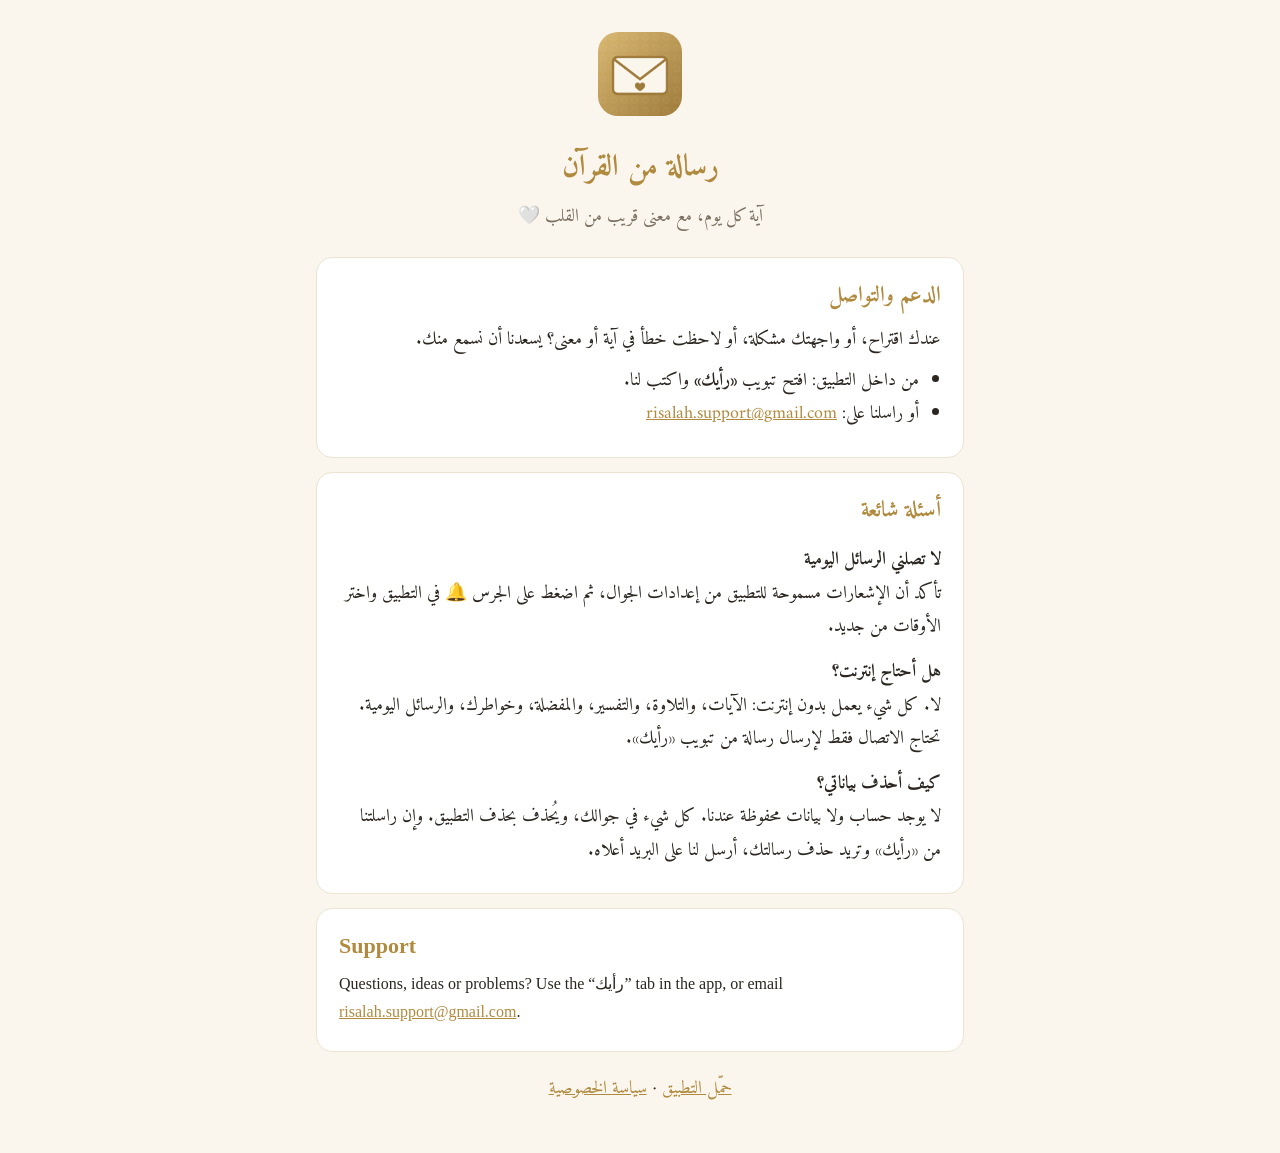
<file: index.html>
<!doctype html>
<html lang="ar" dir="rtl">
<head>
<meta charset="utf-8">
<meta name="viewport" content="width=device-width, initial-scale=1">
<title>الدعم · رسالة من القرآن</title>
<link rel="stylesheet" href="style.css">
</head>
<body>
<main>
  <header>
    <img src="icon.png" alt="" class="icon">
    <h1>رسالة من القرآن</h1>
    <p class="sub">آية كل يوم، مع معنى قريب من القلب 🤍</p>
  </header>

  <section>
    <h2>الدعم والتواصل</h2>
    <p>عندك اقتراح، أو واجهتك مشكلة، أو لاحظت خطأ في آية أو معنى؟ يسعدنا أن نسمع منك.</p>
    <ul>
      <li>من داخل التطبيق: افتح تبويب <b>«رأيك»</b> واكتب لنا.</li>
      <li>أو راسلنا على: <a href="mailto:risalah.support@gmail.com">risalah.support@gmail.com</a></li>
    </ul>
  </section>

  <section>
    <h2>أسئلة شائعة</h2>
    <h3>لا تصلني الرسائل اليومية</h3>
    <p>تأكد أن الإشعارات مسموحة للتطبيق من إعدادات الجوال، ثم اضغط على الجرس 🔔 في التطبيق واختر الأوقات من جديد.</p>
    <h3>هل أحتاج إنترنت؟</h3>
    <p>لا. كل شيء يعمل بدون إنترنت: الآيات، والتلاوة، والتفسير، والمفضلة، وخواطرك، والرسائل اليومية. تحتاج الاتصال فقط لإرسال رسالة من تبويب «رأيك».</p>
    <h3>كيف أحذف بياناتي؟</h3>
    <p>لا يوجد حساب ولا بيانات محفوظة عندنا. كل شيء في جوالك، ويُحذف بحذف التطبيق. وإن راسلتنا من «رأيك» وتريد حذف رسالتك، أرسل لنا على البريد أعلاه.</p>
  </section>

  <section class="en" dir="ltr" lang="en">
    <h2>Support</h2>
    <p>Questions, ideas or problems? Use the “رأيك” tab in the app, or email <a href="mailto:risalah.support@gmail.com">risalah.support@gmail.com</a>.</p>
  </section>

  <footer><a href="get.html">حمّل التطبيق</a> · <a href="privacy.html">سياسة الخصوصية</a></footer>
</main>
</body>
</html>
</file>
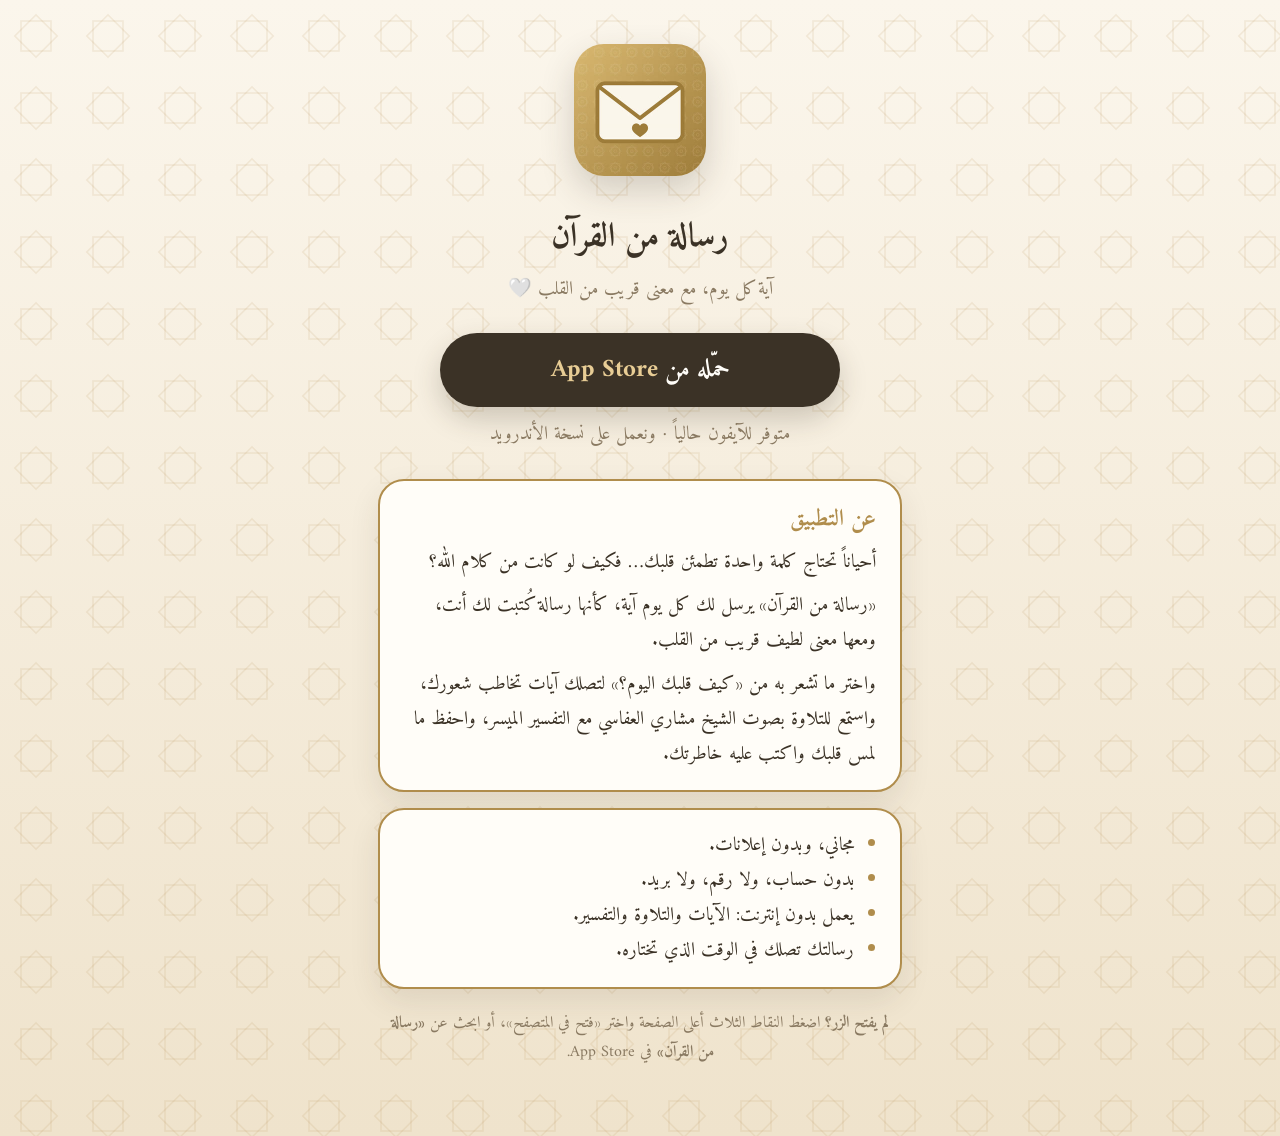
<file: get.html>
<!doctype html>
<html lang="ar" dir="rtl">
<head>
<meta charset="utf-8">
<meta name="viewport" content="width=device-width, initial-scale=1">
<meta name="color-scheme" content="light only">
<title>حمّل التطبيق · رسالة من القرآن</title>
<meta name="description" content="آية كل يوم، مع معنى قريب من القلب. متوفر للآيفون على App Store.">
<meta property="og:title" content="رسالة من القرآن">
<meta property="og:description" content="آية كل يوم، مع معنى قريب من القلب 🤍">
<meta property="og:image" content="https://nesmahzahid1992.github.io/risalah/icon.png">
<link rel="preconnect" href="https://fonts.googleapis.com">
<link rel="stylesheet" href="https://fonts.googleapis.com/css2?family=Amiri:wght@400;700&display=swap">
<style>
  /* The app's light (cream) look, always: no dark mode on this page. Styles are inline so the page never shows unstyled. */
  :root { color-scheme: light only; --ink: #3B3226; --muted: #8A7A62; --gold: #B08D4C; --card: #FFFDF8; }
  * { box-sizing: border-box; }
  html { background: #EFE3CC; }
  body {
    margin: 0; min-height: 100vh; color: var(--ink);
    font-family: 'Amiri', 'Geeza Pro', 'Traditional Arabic', serif; font-size: 19px; line-height: 1.85; text-align: center;
    background-color: #FBF6EC;
    background-image:
      url("data:image/svg+xml,%3Csvg xmlns='http://www.w3.org/2000/svg' width='72' height='72'%3E%3Cg transform='translate(36 36)' fill='none' stroke='%23B08D4C' stroke-opacity='.13' stroke-width='1.6'%3E%3Crect x='-15' y='-15' width='30' height='30'/%3E%3Crect x='-15' y='-15' width='30' height='30' transform='rotate(45)'/%3E%3C/g%3E%3C/svg%3E"),
      linear-gradient(180deg, #FBF6EC 0%, #EFE3CC 100%);
  }
  main { max-width: 560px; margin: 0 auto; padding: 44px 18px 48px; }
  .icon { width: 132px; height: 132px; border-radius: 30px; box-shadow: 0 14px 34px rgba(59,50,38,.2); }
  h1 { color: var(--ink); font-size: 34px; margin: 18px 0 0; }
  .sub { color: var(--muted); margin: 2px 0 26px; }
  .store {
    display: block; max-width: 400px; margin: 0 auto 10px; padding: 14px 20px; border-radius: 999px;
    background: var(--ink); color: var(--card); font-size: 25px; font-weight: 700; text-decoration: none;
    box-shadow: 0 12px 28px rgba(59,50,38,.22);
  }
  .store span { color: #E8CD95; }
  .note { color: var(--muted); margin: 0 0 26px; }
  .card {
    background: var(--card); border: 2px solid var(--gold); border-radius: 26px; padding: 18px 24px; margin-bottom: 16px;
    text-align: start; box-shadow: 0 12px 30px rgba(59,50,38,.1);
  }
  .card ul { margin: 0; padding-inline-start: 22px; }
  .card li::marker { color: var(--gold); }
  .card h2 { color: var(--gold); font-size: 23px; margin: 0 0 4px; }
  .about p + p { margin-top: 8px; }
  .steps { background: #FBEFD2; border-width: 3px; font-size: 20px; }
  .steps h2 { color: var(--ink); }
  .steps ol { margin: 4px 0 6px; padding-inline-start: 26px; }
  .steps li::marker { color: var(--gold); font-weight: 700; }
  [hidden] { display: none !important; }
  .hint { border: 0; background: transparent; box-shadow: none; text-align: center; font-size: 16px; color: var(--muted); padding: 4px 10px; }
  p { margin: 0; }
  footer { margin-top: 18px; }
  a { color: var(--gold); }
</style>
</head>
<body>
<main>
  <img src="[data-uri]" alt="رسالة من القرآن" class="icon" width="132" height="132">
  <h1>رسالة من القرآن</h1>
  <p class="sub">آية كل يوم، مع معنى قريب من القلب 🤍</p>

  <a class="store" href="https://apps.apple.com/app/id6832192878">حمّله من <span dir="ltr">App Store</span></a>
  <p class="note">متوفر للآيفون حالياً · ونعمل على نسخة الأندرويد</p>

  <div class="card steps" id="inapp" hidden>
    <h2>للتحميل: خطوتان فقط</h2>
    <ol>
      <li>اضغط <b>النقاط الثلاث (•••)</b> أعلى الشاشة.</li>
      <li>اختر <b>«فتح في المتصفح»</b>، ثم اضغط <b>«حمّله من <span dir="ltr">App Store</span>»</b>.</li>
    </ol>
    <p>أو ابحث عن <b>«رسالة من القرآن»</b> في App Store.</p>
  </div>

  <div class="card about">
    <h2>عن التطبيق</h2>
    <p>أحياناً تحتاج كلمة واحدة تطمئن قلبك… فكيف لو كانت من كلام الله؟</p>
    <p>«رسالة من القرآن» يرسل لك كل يوم آية، كأنها رسالة كُتبت لك أنت، ومعها معنى لطيف قريب من القلب.</p>
    <p>واختر ما تشعر به من «كيف قلبك اليوم؟» لتصلك آيات تخاطب شعورك، واستمع للتلاوة بصوت الشيخ مشاري العفاسي مع التفسير الميسر، واحفظ ما لمس قلبك واكتب عليه خاطرتك.</p>
  </div>

  <div class="card">
    <ul>
      <li>مجاني، وبدون إعلانات.</li>
      <li>بدون حساب، ولا رقم، ولا بريد.</li>
      <li>يعمل بدون إنترنت: الآيات والتلاوة والتفسير.</li>
      <li>رسالتك تصلك في الوقت الذي تختاره.</li>
    </ul>
  </div>

  <div class="card hint" id="hint">
    <p><b>لم يفتح الزر؟</b> اضغط النقاط الثلاث أعلى الصفحة واختر «فتح في المتصفح»، أو ابحث عن <b>«رسالة من القرآن»</b> في App Store.</p>
  </div>
</main>
<script>
  // Inside TikTok's (or another app's) built-in browser the App Store link is blocked (tested 2026-11-13),
  // so show the "open in browser" steps instead of the button. No data is collected or sent.
  (function () {
    var ua = navigator.userAgent || '';
    if (!/musical_ly|tiktok|bytedance|trill|instagram|fban|fbav|snapchat/i.test(ua)) return;
    document.getElementById('inapp').hidden = false;
    document.getElementById('hint').hidden = true;
    // The button cannot open the App Store from here, so the steps take its place.
    // (TikTok only: the other apps are untested, so they keep the button and get the steps too.)
    if (/musical_ly|tiktok|bytedance|trill/i.test(ua)) document.querySelector('.store').hidden = true;
  })();
</script>
</body>
</html>
</file>
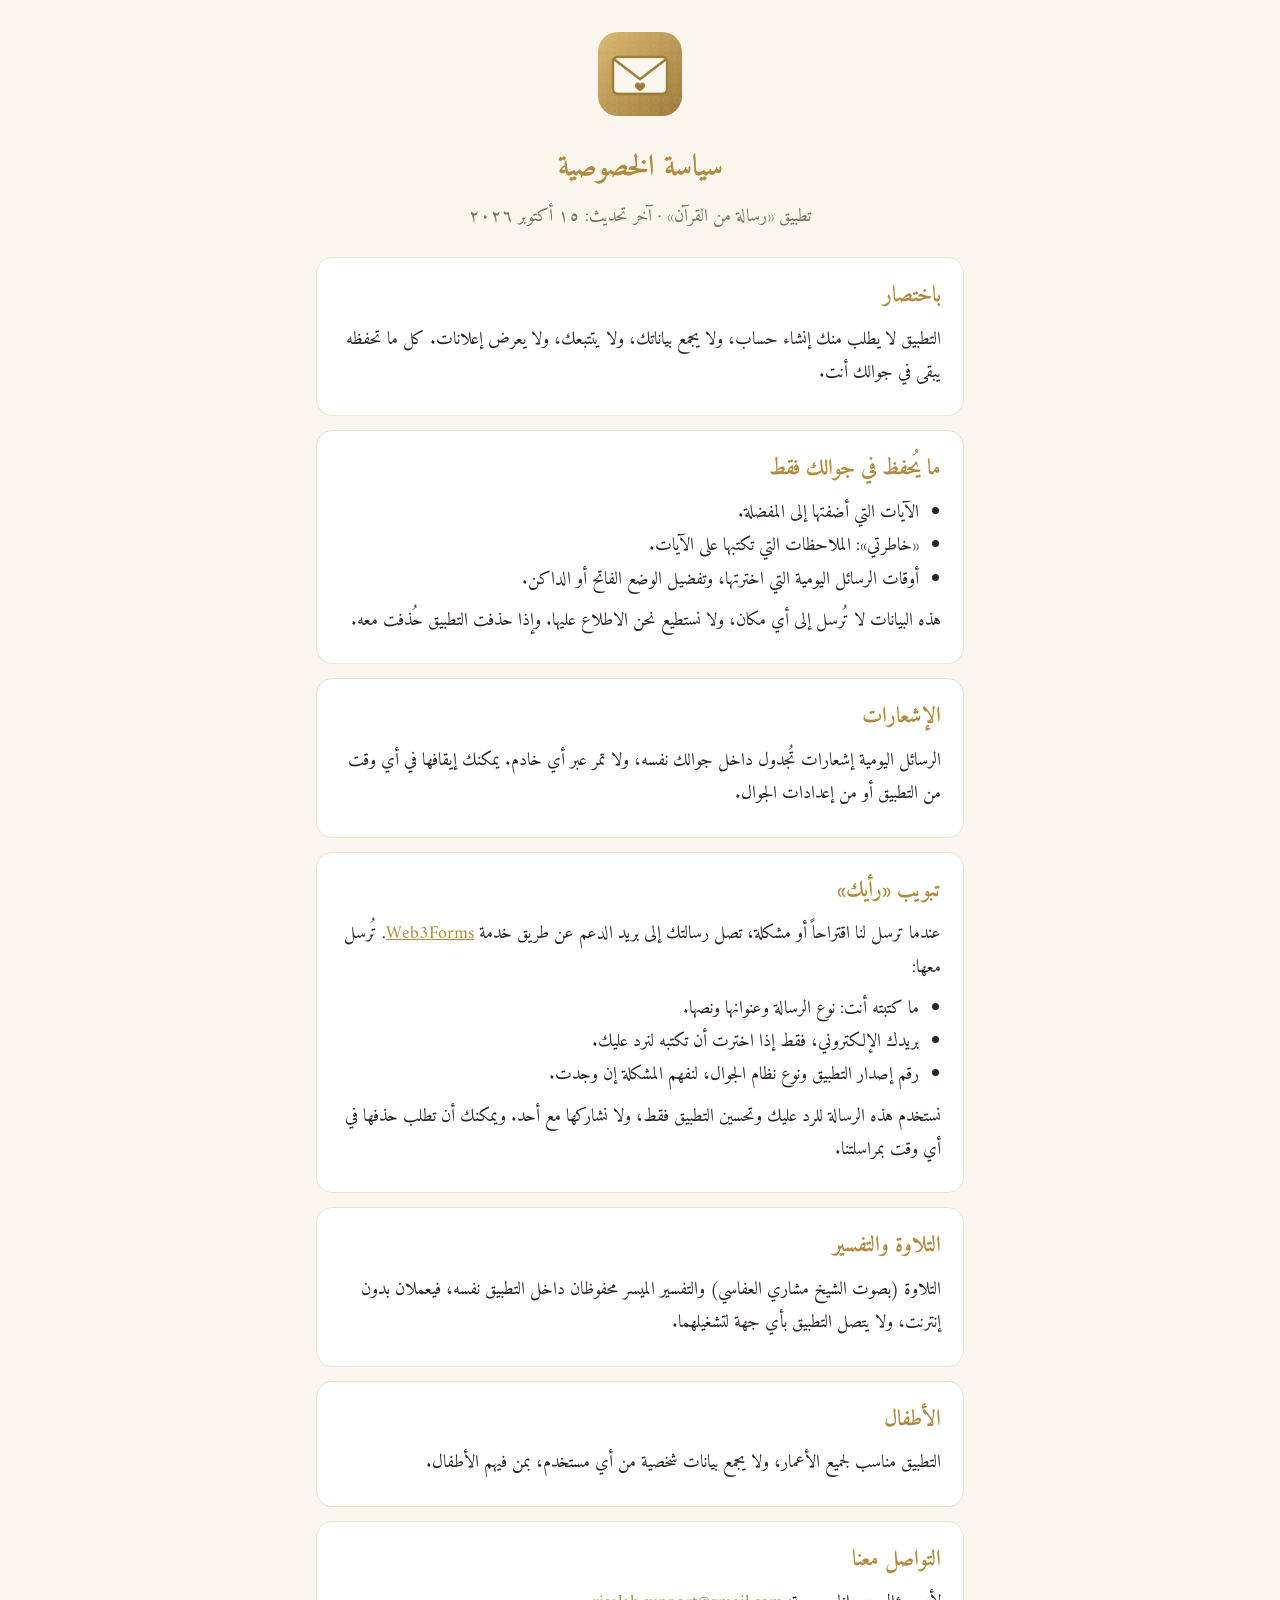
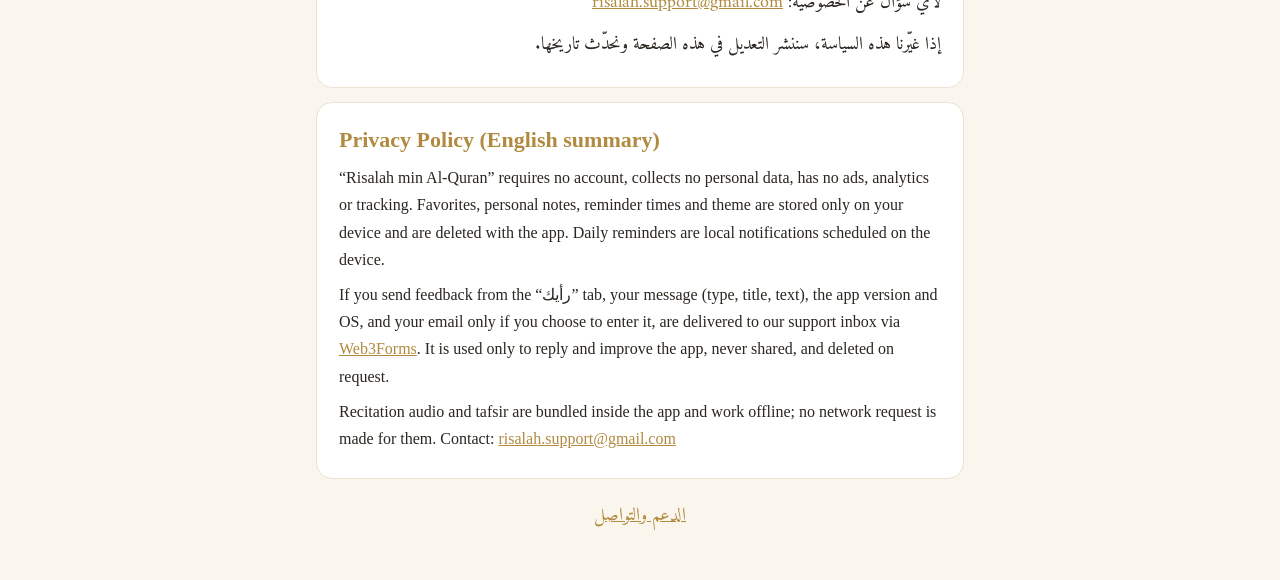
<file: privacy.html>
<!doctype html>
<html lang="ar" dir="rtl">
<head>
<meta charset="utf-8">
<meta name="viewport" content="width=device-width, initial-scale=1">
<title>سياسة الخصوصية · رسالة من القرآن</title>
<link rel="stylesheet" href="style.css">
</head>
<body>
<main>
  <header>
    <img src="icon.png" alt="" class="icon">
    <h1>سياسة الخصوصية</h1>
    <p class="sub">تطبيق «رسالة من القرآن» · آخر تحديث: ١٥ أكتوبر ٢٠٢٦</p>
  </header>

  <section>
    <h2>باختصار</h2>
    <p>التطبيق لا يطلب منك إنشاء حساب، ولا يجمع بياناتك، ولا يتتبعك، ولا يعرض إعلانات. كل ما تحفظه يبقى في جوالك أنت.</p>
  </section>

  <section>
    <h2>ما يُحفظ في جوالك فقط</h2>
    <ul>
      <li>الآيات التي أضفتها إلى المفضلة.</li>
      <li>«خاطرتي»: الملاحظات التي تكتبها على الآيات.</li>
      <li>أوقات الرسائل اليومية التي اخترتها، وتفضيل الوضع الفاتح أو الداكن.</li>
    </ul>
    <p>هذه البيانات لا تُرسل إلى أي مكان، ولا نستطيع نحن الاطلاع عليها. وإذا حذفت التطبيق حُذفت معه.</p>
  </section>

  <section>
    <h2>الإشعارات</h2>
    <p>الرسائل اليومية إشعارات تُجدول داخل جوالك نفسه، ولا تمر عبر أي خادم. يمكنك إيقافها في أي وقت من التطبيق أو من إعدادات الجوال.</p>
  </section>

  <section>
    <h2>تبويب «رأيك»</h2>
    <p>عندما ترسل لنا اقتراحاً أو مشكلة، تصل رسالتك إلى بريد الدعم عن طريق خدمة <a href="https://web3forms.com/privacy">Web3Forms</a>. تُرسل معها:</p>
    <ul>
      <li>ما كتبته أنت: نوع الرسالة وعنوانها ونصها.</li>
      <li>بريدك الإلكتروني، فقط إذا اخترت أن تكتبه لنرد عليك.</li>
      <li>رقم إصدار التطبيق ونوع نظام الجوال، لنفهم المشكلة إن وجدت.</li>
    </ul>
    <p>نستخدم هذه الرسالة للرد عليك وتحسين التطبيق فقط، ولا نشاركها مع أحد. ويمكنك أن تطلب حذفها في أي وقت بمراسلتنا.</p>
  </section>

  <section>
    <h2>التلاوة والتفسير</h2>
    <p>التلاوة (بصوت الشيخ مشاري العفاسي) والتفسير الميسر محفوظان داخل التطبيق نفسه، فيعملان بدون إنترنت، ولا يتصل التطبيق بأي جهة لتشغيلهما.</p>
  </section>

  <section>
    <h2>الأطفال</h2>
    <p>التطبيق مناسب لجميع الأعمار، ولا يجمع بيانات شخصية من أي مستخدم، بمن فيهم الأطفال.</p>
  </section>

  <section>
    <h2>التواصل معنا</h2>
    <p>لأي سؤال عن الخصوصية: <a href="mailto:risalah.support@gmail.com">risalah.support@gmail.com</a></p>
    <p>إذا غيّرنا هذه السياسة، سننشر التعديل في هذه الصفحة ونحدّث تاريخها.</p>
  </section>

  <section class="en" dir="ltr" lang="en">
    <h2>Privacy Policy (English summary)</h2>
    <p>“Risalah min Al-Quran” requires no account, collects no personal data, has no ads, analytics or tracking. Favorites, personal notes, reminder times and theme are stored only on your device and are deleted with the app. Daily reminders are local notifications scheduled on the device.</p>
    <p>If you send feedback from the “رأيك” tab, your message (type, title, text), the app version and OS, and your email only if you choose to enter it, are delivered to our support inbox via <a href="https://web3forms.com/privacy">Web3Forms</a>. It is used only to reply and improve the app, never shared, and deleted on request.</p>
    <p>Recitation audio and tafsir are bundled inside the app and work offline; no network request is made for them. Contact: <a href="mailto:risalah.support@gmail.com">risalah.support@gmail.com</a></p>
  </section>

  <footer><a href="index.html">الدعم والتواصل</a></footer>
</main>
</body>
</html>
</file>
<file: style.css>
@import url('https://fonts.googleapis.com/css2?family=Amiri:wght@400;700&display=swap');

:root {
  --bg: #faf6ee;
  --card: #ffffff;
  --ink: #2b2620;
  --muted: #7a6f60;
  --gold: #b08a3e;
  --line: #ece3d1;
}
@media (prefers-color-scheme: dark) {
  :root {
    --bg: #15130f;
    --card: #1f1c17;
    --ink: #f1ebe0;
    --muted: #a99d8a;
    --gold: #d4b06a;
    --line: #2f2a22;
  }
}

* { box-sizing: border-box; }
body {
  margin: 0;
  background: var(--bg);
  color: var(--ink);
  font-family: 'Amiri', serif;
  font-size: 18px;
  line-height: 1.85;
}
main {
  max-width: 680px;
  margin: 0 auto;
  padding: 32px 16px 48px;
}
header { text-align: center; margin-bottom: 24px; }
.icon { width: 84px; height: 84px; border-radius: 20px; }
h1 { color: var(--gold); font-size: 30px; margin: 12px 0 0; }
.sub { color: var(--muted); margin: 4px 0 0; }
section {
  background: var(--card);
  border: 1px solid var(--line);
  border-radius: 16px;
  padding: 18px 22px;
  margin-bottom: 14px;
}
h2 { color: var(--gold); font-size: 22px; margin: 0 0 6px; }
h3 { font-size: 18px; margin: 12px 0 0; }
p { margin: 0 0 8px; }
ul { margin: 0 0 8px; padding-inline-start: 22px; }
a { color: var(--gold); }
.en { font-family: Georgia, serif; font-size: 16px; line-height: 1.7; }
footer { text-align: center; margin-top: 20px; }
</file>
